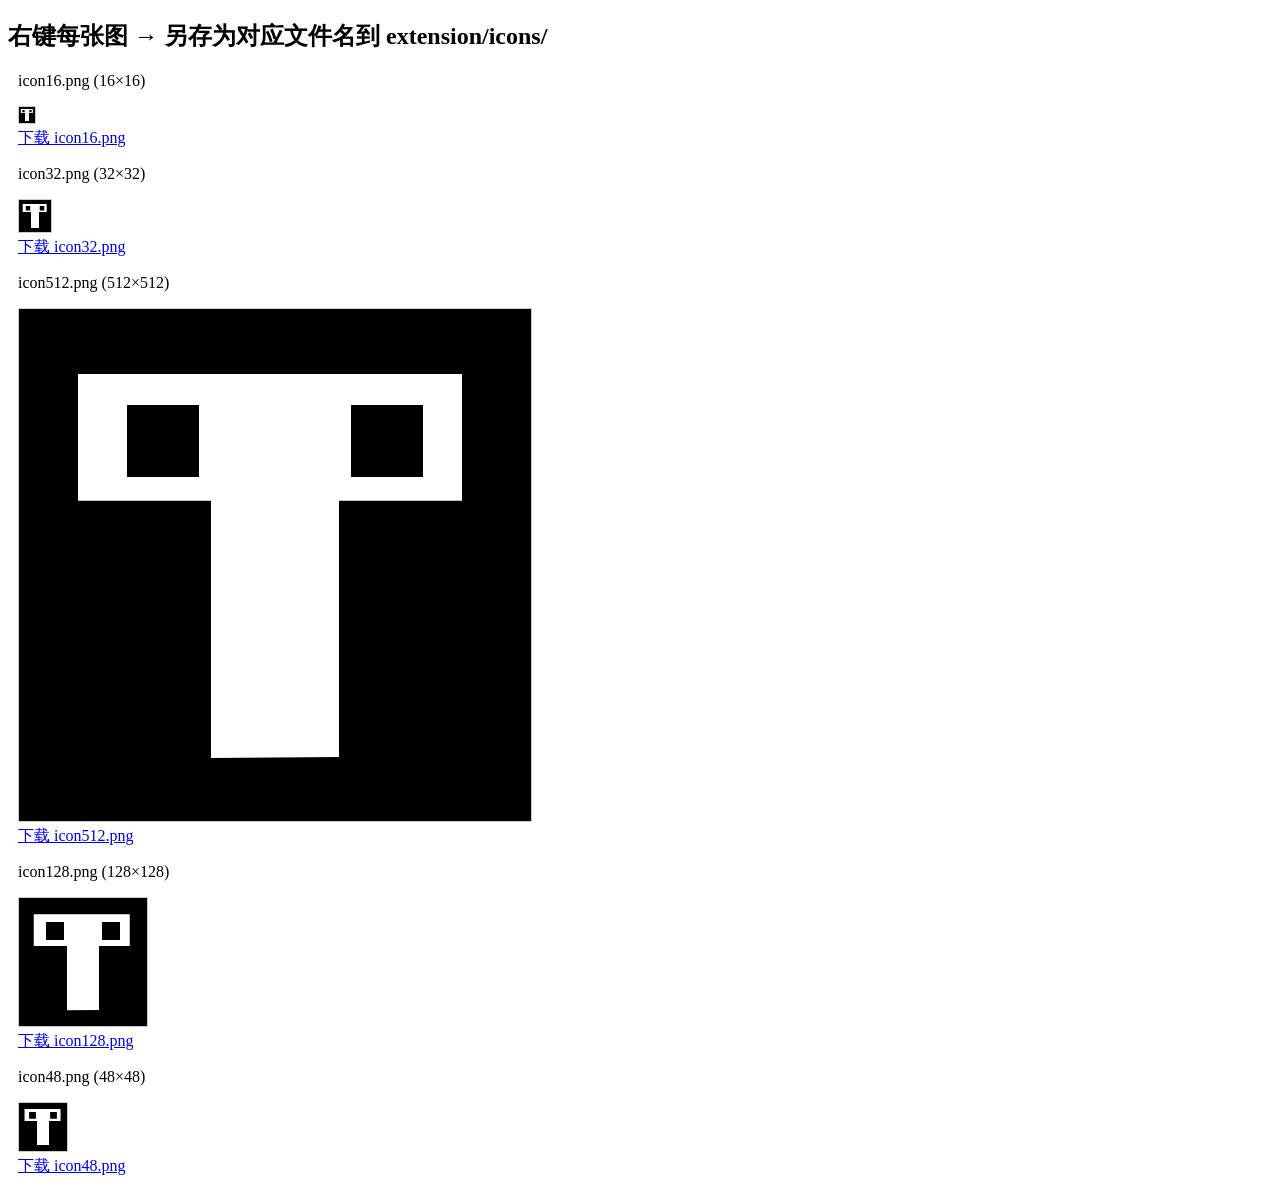
<file: 前端/generate_icons.html>
<!DOCTYPE html>
<html>
<head><title>Generate TruthNote Icons</title></head>
<body>
<h2>右键每张图 → 另存为对应文件名到 extension/icons/</h2>
<div id="output"></div>
<script>
const sizes = [16, 32, 48, 128, 512];
const svg = `<svg width="512" height="512" viewBox="0 0 512 512" fill="none" xmlns="http://www.w3.org/2000/svg">
<rect width="512" height="512" fill="black"/>
<path d="M443 65H59V191.83H192V449L320 448V191.83L443 191.83V65Z" fill="white"/>
<rect x="108" y="96" width="72" height="72" fill="black"/>
<rect x="332" y="96" width="72" height="72" fill="black"/>
</svg>`;

const blob = new Blob([svg], {type: 'image/svg+xml'});
const url = URL.createObjectURL(blob);

sizes.forEach(size => {
  const canvas = document.createElement('canvas');
  canvas.width = size;
  canvas.height = size;
  const ctx = canvas.getContext('2d');
  const img = new Image();
  img.onload = () => {
    ctx.drawImage(img, 0, 0, size, size);
    const png = canvas.toDataURL('image/png');
    const el = document.createElement('div');
    el.style.margin = '10px';
    el.innerHTML = `<p>icon${size}.png (${size}×${size})</p><img src="${png}" width="${size}" height="${size}" style="border:1px solid #ccc">
    <br><a href="${png}" download="icon${size}.png">下载 icon${size}.png</a>`;
    document.getElementById('output').appendChild(el);
  };
  img.src = url;
});
</script>
</body>
</html>
</file>
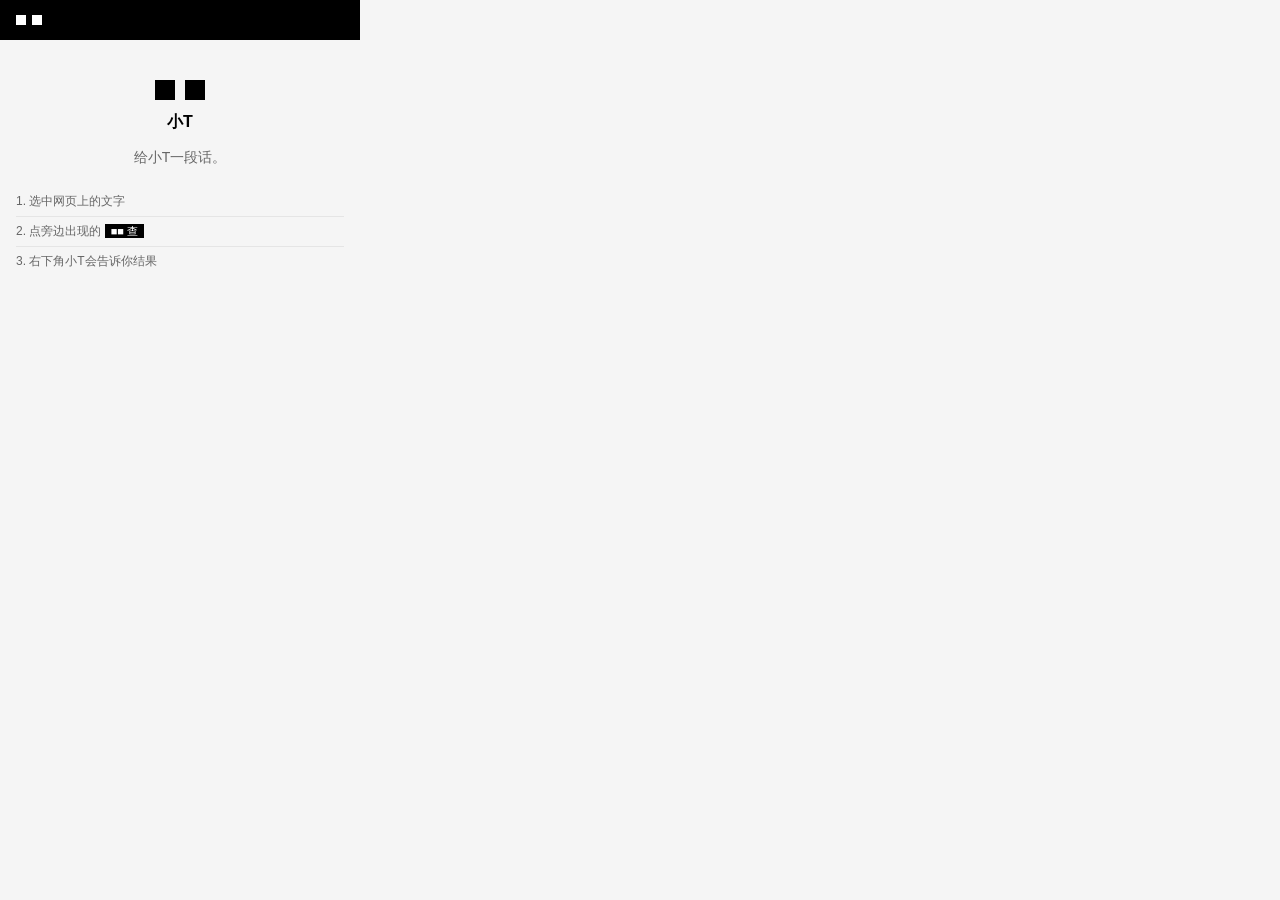
<file: 前端/extension/popup.html>
<!DOCTYPE html>
<html lang="zh-CN">
<head>
  <meta charset="UTF-8">
  <link rel="stylesheet" href="css/popup.css">
</head>
<body>
  <div class="header">
    <div class="header-eyes">
      <div class="eye"></div>
      <div class="eye"></div>
    </div>
    <span class="header-status"></span>
  </div>

  <div class="state-empty" id="stateEmpty">
    <div class="big-eyes">
      <div class="big-eye"></div>
      <div class="big-eye"></div>
    </div>
    <div class="brand-name">小T</div>
    <div class="guide-text">给小T一段话。</div>
    <div class="guide-steps">
      <div class="guide-step">1. 选中网页上的文字</div>
      <div class="guide-step">2. 点旁边出现的 <span style="background:#000;color:#fff;padding:1px 6px;font-size:11px;">■■ 查</span></div>
      <div class="guide-step">3. 右下角小T会告诉你结果</div>
    </div>
  </div>

  <div class="state-has-selection" id="stateSelection" style="display:none">
    <div class="big-eyes">
      <div class="big-eye"></div>
      <div class="big-eye"></div>
    </div>
    <div class="selected-text" id="selectedText"></div>
    <button class="btn btn--primary" id="btnCheck">查</button>
  </div>

  <script src="js/popup.js"></script>
</body>
</html>
</file>
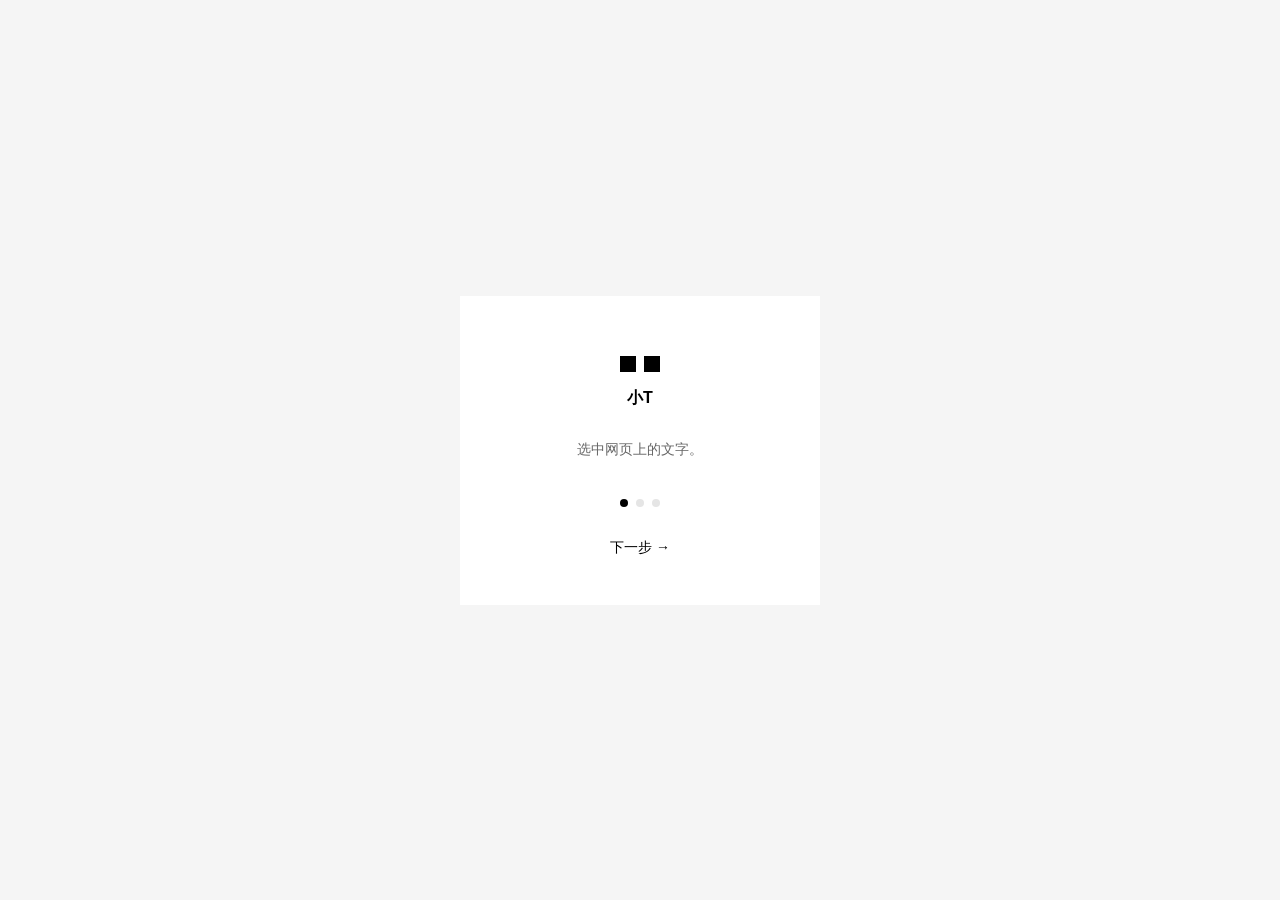
<file: 前端/extension/pages/onboarding.html>
<!DOCTYPE html>
<html lang="zh-CN">
<head>
  <meta charset="UTF-8">
  <title>小T</title>
  <style>
    * { margin: 0; padding: 0; box-sizing: border-box; }

    body {
      font-family: "Alibaba PuHuiTi", "Source Han Sans", "Microsoft YaHei", sans-serif;
      background: #F5F5F5;
      display: flex;
      align-items: center;
      justify-content: center;
      min-height: 100vh;
    }

    .onboarding {
      width: 360px;
      background: #FFFFFF;
      text-align: center;
      position: relative;
      overflow: hidden;
    }

    .slide {
      display: none;
      flex-direction: column;
      align-items: center;
      padding: 60px 32px 40px;
    }

    .slide.active {
      display: flex;
    }

    .ob-eyes {
      display: flex;
      gap: 8px;
      margin-bottom: 16px;
    }

    .ob-eye {
      width: 16px;
      height: 16px;
      background: #000000;
      animation: breathe 2s ease-in-out infinite;
    }

    @keyframes breathe {
      0%, 100% { transform: scale(1); }
      50% { transform: scale(0.95); }
    }

    .ob-name {
      font-size: 16px;
      font-weight: 600;
      margin-bottom: 32px;
    }

    .ob-text {
      font-size: 14px;
      color: #666666;
      margin-bottom: 40px;
    }

    .ob-trigger-demo {
      display: inline-flex;
      align-items: center;
      gap: 4px;
      padding: 4px 10px;
      background: #000000;
      color: #FFFFFF;
      font-size: 12px;
      margin-bottom: 32px;
    }

    .ob-trigger-eye {
      width: 6px;
      height: 6px;
      background: #FFFFFF;
    }

    .ob-dots {
      display: flex;
      gap: 8px;
      margin-bottom: 24px;
    }

    .ob-dot {
      width: 8px;
      height: 8px;
      border-radius: 50%;
      background: #E5E5E5;
    }

    .ob-dot.active {
      background: #000000;
    }

    .ob-btn {
      background: none;
      border: none;
      font-size: 14px;
      color: #000000;
      cursor: pointer;
      font-family: inherit;
      padding: 8px 16px;
    }

    .ob-btn:hover {
      opacity: 0.7;
    }

    .ob-btn-primary {
      background: #000000;
      color: #FFFFFF;
      padding: 8px 24px;
    }
  </style>
</head>
<body>
  <div class="onboarding">
    <div class="slide active" data-step="0">
      <div class="ob-eyes">
        <div class="ob-eye"></div>
        <div class="ob-eye"></div>
      </div>
      <div class="ob-name">小T</div>
      <div class="ob-text">选中网页上的文字。</div>
      <div class="ob-dots">
        <div class="ob-dot active"></div>
        <div class="ob-dot"></div>
        <div class="ob-dot"></div>
      </div>
      <button class="ob-btn" data-goto="1">下一步 →</button>
    </div>

    <div class="slide" data-step="1">
      <div class="ob-trigger-demo">
        <span class="ob-trigger-eye"></span>
        <span class="ob-trigger-eye"></span>
        <span>查</span>
      </div>
      <div class="ob-text" style="margin-top:16px">点小T。</div>
      <div class="ob-dots">
        <div class="ob-dot"></div>
        <div class="ob-dot active"></div>
        <div class="ob-dot"></div>
      </div>
      <button class="ob-btn" data-goto="2">下一步 →</button>
    </div>

    <div class="slide" data-step="2">
      <div class="ob-eyes">
        <div class="ob-eye"></div>
        <div class="ob-eye"></div>
      </div>
      <div class="ob-text" style="margin-top:16px">看结果。</div>
      <div class="ob-dots">
        <div class="ob-dot"></div>
        <div class="ob-dot"></div>
        <div class="ob-dot active"></div>
      </div>
      <button class="ob-btn ob-btn-primary" data-finish>开始用 →</button>
    </div>
  </div>

  <script src="../js/onboarding.js"></script>
</body>
</html>
</file>
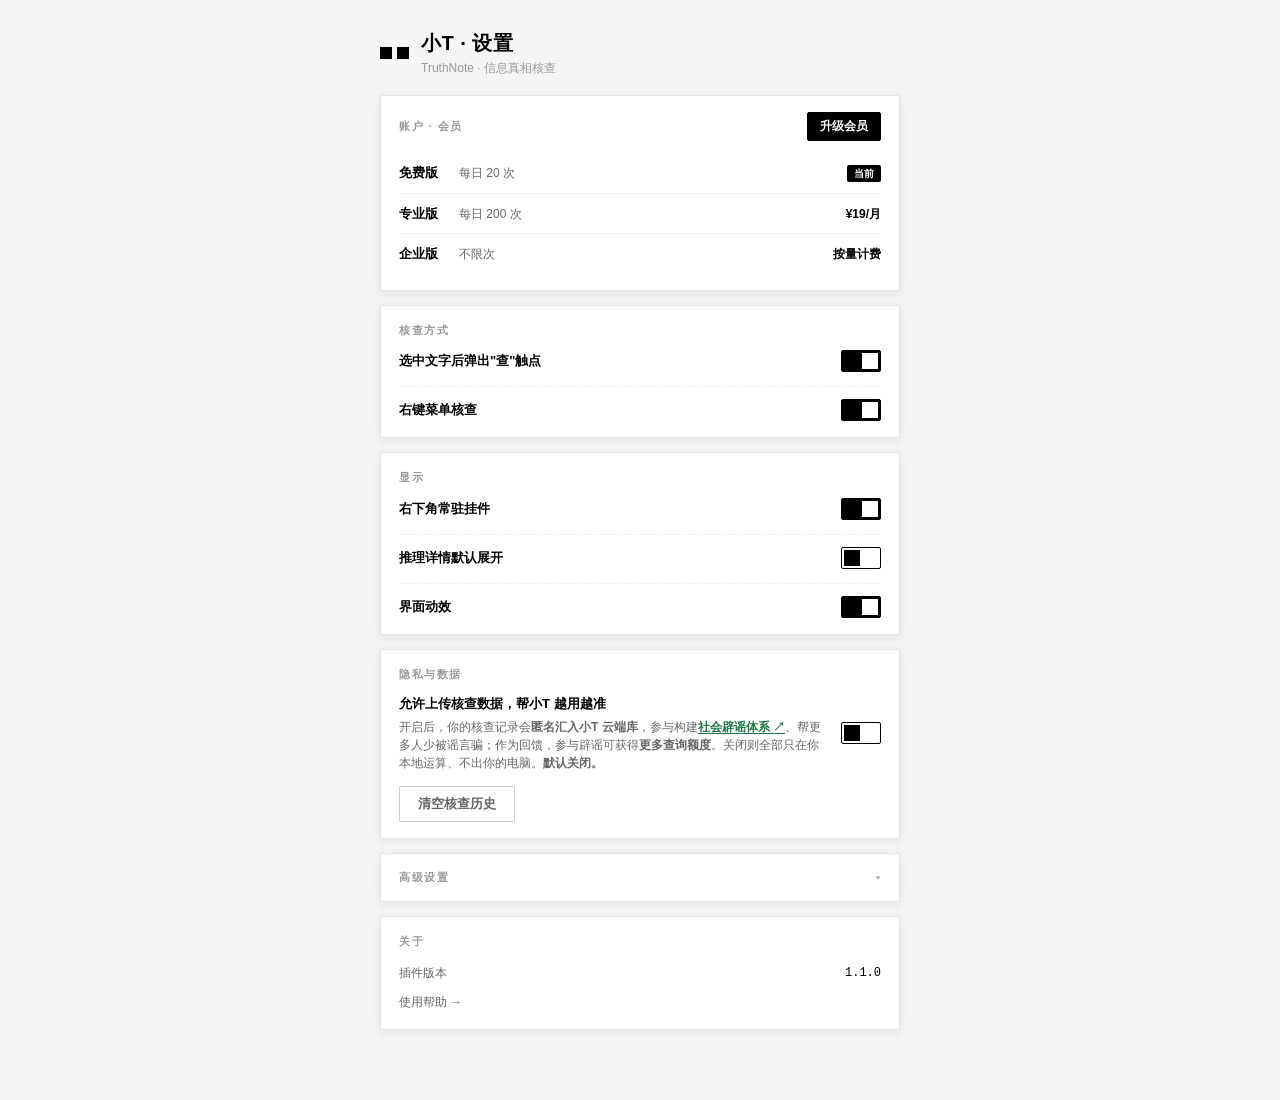
<file: 前端/extension/pages/options.html>
<!DOCTYPE html>
<html lang="zh-CN">
<head>
  <meta charset="UTF-8">
  <meta name="viewport" content="width=device-width, initial-scale=1">
  <title>TruthNote 设置 · 小T</title>
  <!-- 双击本文件(file://)即可预览界面效果；chrome.* 缺失时自动降级，不报错。 -->
  <link rel="stylesheet" href="../css/variables.css">
  <link rel="stylesheet" href="../css/options.css">
</head>
<body>
  <div class="opt-wrap">

    <header class="opt-head">
      <div class="opt-logo" aria-hidden="true"><span class="opt-eye"></span><span class="opt-eye"></span></div>
      <div class="opt-head-text">
        <h1 class="opt-h1">小T · 设置</h1>
        <p class="opt-head-sub">TruthNote · 信息真相核查</p>
      </div>
    </header>

    <!-- 账户 · 会员 -->
    <section class="opt-card">
      <div class="opt-card-head">
        <h2 class="opt-card-title">账户 · 会员</h2>
        <button class="opt-btn opt-btn--primary opt-btn--sm" id="upgradeBtn" type="button">升级会员</button>
      </div>
      <ul class="opt-tiers">
        <li class="opt-tier">
          <span class="opt-tier-name">免费版</span>
          <span class="opt-tier-desc">每日 20 次</span>
          <span class="opt-tier-tag">当前</span>
        </li>
        <li class="opt-tier">
          <span class="opt-tier-name">专业版</span>
          <span class="opt-tier-desc">每日 200 次</span>
          <span class="opt-tier-price">¥19/月</span>
        </li>
        <li class="opt-tier">
          <span class="opt-tier-name">企业版</span>
          <span class="opt-tier-desc">不限次</span>
          <span class="opt-tier-price">按量计费</span>
        </li>
      </ul>
    </section>

    <!-- 核查方式 -->
    <section class="opt-card">
      <h2 class="opt-card-title">核查方式</h2>

      <div class="opt-field opt-field--row">
        <div class="opt-field-main">
          <span class="opt-label">选中文字后弹出"查"触点</span>
        </div>
        <button class="opt-switch" id="tgSelectTrigger" type="button" role="switch" aria-checked="true" aria-label="选中弹查触点开关"><span class="opt-switch-knob"></span></button>
      </div>

      <div class="opt-field opt-field--row">
        <div class="opt-field-main">
          <span class="opt-label">右键菜单核查</span>
        </div>
        <button class="opt-switch" id="tgContextMenu" type="button" role="switch" aria-checked="true" aria-label="右键菜单核查开关"><span class="opt-switch-knob"></span></button>
      </div>
    </section>

    <!-- 显示 -->
    <section class="opt-card">
      <h2 class="opt-card-title">显示</h2>

      <div class="opt-field opt-field--row">
        <div class="opt-field-main">
          <span class="opt-label">右下角常驻挂件</span>
        </div>
        <button class="opt-switch" id="tgWidget" type="button" role="switch" aria-checked="true" aria-label="常驻挂件开关"><span class="opt-switch-knob"></span></button>
      </div>

      <div class="opt-field opt-field--row">
        <div class="opt-field-main">
          <span class="opt-label">推理详情默认展开</span>
        </div>
        <button class="opt-switch" id="tgReasoning" type="button" role="switch" aria-checked="false" aria-label="推理详情默认展开开关"><span class="opt-switch-knob"></span></button>
      </div>

      <div class="opt-field opt-field--row">
        <div class="opt-field-main">
          <span class="opt-label">界面动效</span>
        </div>
        <button class="opt-switch" id="tgMotion" type="button" role="switch" aria-checked="true" aria-label="界面动效开关"><span class="opt-switch-knob"></span></button>
      </div>
    </section>

    <!-- 隐私与数据 -->
    <section class="opt-card">
      <h2 class="opt-card-title">隐私与数据</h2>

      <div class="opt-field opt-field--row">
        <div class="opt-field-main">
          <span class="opt-label">允许上传核查数据，帮小T 越用越准</span>
          <p class="opt-hint">开启后，你的核查记录会<strong>匿名汇入小T 云端库</strong>，参与构建<a class="opt-inlink" id="boardLink" role="link" tabindex="0" aria-label="查看社会辟谣大厅">社会辟谣体系 ↗</a>、帮更多人少被谣言骗；作为回馈，参与辟谣可获得<strong>更多查询额度</strong>。关闭则全部只在你本地运算、不出你的电脑。<strong>默认关闭。</strong></p>
        </div>
        <button class="opt-switch" id="tgDataUpload" type="button" role="switch" aria-checked="false" aria-label="允许上传核查数据开关"><span class="opt-switch-knob"></span></button>
      </div>

      <div class="opt-data-actions">
        <button class="opt-btn opt-btn--ghost" id="clearBtn" type="button">清空核查历史</button>
        <span class="opt-save-flash" id="saveFlash" hidden>已清空 ✓</span>
      </div>
    </section>

    <!-- 高级设置（默认折叠：接入自己的服务与模型） -->
    <section class="opt-card">
      <button class="opt-collapse-head" id="advToggle" type="button" aria-expanded="false" aria-controls="advBody">
        <span class="opt-card-title opt-card-title--inline">高级设置</span>
        <span class="opt-collapse-icon" id="advIcon" aria-hidden="true">▾</span>
      </button>
      <div class="opt-collapse-body is-collapsed" id="advBody">
        <div class="opt-field">
          <label class="opt-label" for="cfgUrl">API 地址</label>
          <input class="opt-input" id="cfgUrl" type="text" placeholder="默认使用小T云端服务" spellcheck="false" autocomplete="off">
        </div>

        <div class="opt-field">
          <label class="opt-label" for="cfgToken">API 密钥</label>
          <div class="opt-pw">
            <input class="opt-input" id="cfgToken" type="password" placeholder="可选" spellcheck="false" autocomplete="off">
            <button class="opt-pw-toggle" id="cfgTokenReveal" type="button">显示</button>
          </div>
        </div>

        <div class="opt-grid2">
          <div class="opt-field">
            <label class="opt-label" for="cfgBaseModel">基础模型</label>
            <input class="opt-input" id="cfgBaseModel" type="text" placeholder="默认 deepseek-v4-flash" spellcheck="false" autocomplete="off">
          </div>
          <div class="opt-field">
            <label class="opt-label" for="cfgStrongModel">关键模型</label>
            <input class="opt-input" id="cfgStrongModel" type="text" placeholder="默认 qwen-max" spellcheck="false" autocomplete="off">
          </div>
        </div>
      </div>
    </section>

    <!-- 关于 -->
    <section class="opt-card">
      <h2 class="opt-card-title">关于</h2>
      <div class="opt-about-row"><span>插件版本</span><span id="feVersion">—</span></div>
      <div class="opt-links">
        <a class="opt-link" id="lnkHelp" role="button" tabindex="0">使用帮助 →</a>
      </div>
    </section>

  </div>

  <script src="../js/options.js"></script>
</body>
</html>
</file>
<file: 前端/extension/css/popup.css>
@import url('variables.css');

* {
  margin: 0;
  padding: 0;
  box-sizing: border-box;
}

body {
  width: var(--tn-popup-width);
  font-family: var(--tn-font-cn);
  font-size: var(--tn-body);
  color: var(--tn-text-primary);
  background: var(--tn-bg-page);
}

.header {
  display: flex;
  align-items: center;
  justify-content: space-between;
  padding: var(--tn-md) var(--tn-lg);
  background: var(--tn-black);
  height: 40px;
}

.header-eyes {
  display: flex;
  gap: 6px;
  align-items: center;
}

.eye {
  width: 10px;
  height: 10px;
  background: var(--tn-white);
}

.header-status {
  font-size: var(--tn-small);
  color: var(--tn-white);
  opacity: 0.8;
}

.state-empty {
  display: flex;
  flex-direction: column;
  align-items: center;
  padding: 40px var(--tn-lg) 32px;
  text-align: center;
}

.big-eyes {
  display: flex;
  gap: 10px;
  margin-bottom: var(--tn-md);
}

.big-eye {
  width: 20px;
  height: 20px;
  background: var(--tn-black);
  animation: breathe 2s ease-in-out infinite;
}

@keyframes breathe {
  0%, 100% { transform: scale(1); }
  50% { transform: scale(0.95); }
}

.brand-name {
  font-size: var(--tn-h2);
  font-weight: 600;
  margin-bottom: var(--tn-lg);
}

.guide-text {
  font-size: var(--tn-body);
  color: var(--tn-text-secondary);
  margin-bottom: var(--tn-xl);
}

.guide-steps {
  text-align: left;
  width: 100%;
}

.guide-step {
  padding: 6px 0;
  font-size: var(--tn-small);
  color: var(--tn-text-secondary);
  border-bottom: 1px solid var(--tn-border);
}

.guide-step:last-child {
  border-bottom: none;
}

/* 有选中文字时 */
.state-has-selection {
  display: flex;
  flex-direction: column;
  align-items: center;
  padding: 32px var(--tn-lg) 24px;
  text-align: center;
}

.selected-text {
  font-size: var(--tn-small);
  color: var(--tn-text-secondary);
  background: var(--tn-bg-page);
  padding: var(--tn-sm) var(--tn-md);
  margin: var(--tn-lg) 0;
  max-height: 60px;
  overflow: hidden;
  width: 100%;
  line-height: 1.5;
  border: 1px solid var(--tn-border);
}

.btn {
  border: none;
  cursor: pointer;
  font-family: var(--tn-font-cn);
  font-size: var(--tn-body);
  transition: opacity 150ms;
}

.btn:hover { opacity: 0.8; }

.btn--primary {
  background: var(--tn-black);
  color: var(--tn-white);
  padding: var(--tn-sm) 32px;
  border-radius: var(--tn-radius);
  height: 32px;
  font-size: 14px;
}

.footer-tools {
  border-top: 1px solid var(--tn-border);
  padding: 8px 12px;
  text-align: right;
}

.btn-link {
  background: none;
  border: none;
  color: #888;
  font-size: 11px;
  font-family: inherit;
  cursor: pointer;
  text-decoration: underline;
  padding: 2px 4px;
}

.btn-link:hover { color: #000; }
</file>
<file: 前端/extension/css/variables.css>
:root {
  --tn-black: #000000;
  --tn-white: #FFFFFF;

  --tn-true: #3ECF72;
  --tn-false: #F43939;
  --tn-unverified: #FFB020;
  --tn-true-bg: #E8F8ED;
  --tn-false-bg: #FDE8E8;
  --tn-unverified-bg: #FFF3DB;

  --tn-bg-page: #F5F5F5;
  --tn-bg-card: #FFFFFF;
  --tn-text-primary: #000000;
  --tn-text-secondary: #666666;
  --tn-text-tertiary: #999999;
  --tn-border: #E5E5E5;
  --tn-info: #4A90D9;

  --tn-xs: 4px;
  --tn-sm: 8px;
  --tn-md: 12px;
  --tn-lg: 16px;
  --tn-xl: 20px;
  --tn-2xl: 24px;
  --tn-3xl: 32px;

  --tn-radius: 2px;
  --tn-radius-none: 0px;

  --tn-font-cn: "Alibaba PuHuiTi", "Source Han Sans", "Microsoft YaHei", sans-serif;
  --tn-font-en: "Inter", "SF Pro", sans-serif;
  --tn-font-mono: "JetBrains Mono", "Menlo", "Consolas", monospace;

  --tn-h1: 20px;
  --tn-h2: 16px;
  --tn-body: 14px;
  --tn-small: 12px;
  --tn-tag: 11px;

  --tn-popup-width: 360px;
  --tn-popup-max-height: 560px;
  --tn-float-width: 320px;
  --tn-float-max-height: 400px;
  --tn-sidebar-width: 280px;

  --tn-claim-line-width: 3px;
  --tn-claim-padding: 12px;
  --tn-claim-gap: 8px;

  --tn-annotate-line-width: 2px;
  --tn-annotate-bg-opacity: 0.04;

  --tn-shadow-card: 0 2px 8px rgba(0,0,0,0.08);
  --tn-shadow-float: 0 4px 16px rgba(0,0,0,0.12);
  --tn-shadow-sidebar: -4px 0 16px rgba(0,0,0,0.1);

  --tn-ease-out: cubic-bezier(0.0, 0.0, 0.2, 1);
  --tn-duration-fast: 150ms;
  --tn-duration-normal: 200ms;
  --tn-duration-slow: 300ms;
}
</file>
<file: 前端/extension/css/options.css>
/* ============================================================
   TruthNote 设置页 options.css
   品牌：纯矩形 / 直角(2px) / 黑白主色 + 三色判定（沿用 variables.css）
   形态：纯消费级——只样式化实际在用的元素（核查方式/显示/隐私/关于 + 开关）。
   ============================================================ */

* { box-sizing: border-box; }

body {
  margin: 0;
  background: var(--tn-bg-page, #F5F5F5);
  color: var(--tn-text-primary, #000);
  font-family: var(--tn-font-cn, "Microsoft YaHei", sans-serif);
  font-size: 14px;
  line-height: 1.5;
  -webkit-font-smoothing: antialiased;
}

.opt-wrap {
  max-width: 560px;
  margin: 0 auto;
  padding: 28px 20px 56px;
}

/* ===== 头部 ===== */
.opt-head {
  display: flex;
  align-items: center;
  gap: 12px;
  margin-bottom: 18px;
}
.opt-logo { display: flex; gap: 5px; }
.opt-eye {
  width: 12px;
  height: 12px;
  background: #000;
  display: block;
  animation: opt-blink 4.2s ease-in-out infinite;
}
.opt-eye:nth-child(2) { animation-delay: 0.15s; }
@keyframes opt-blink {
  0%, 92%, 100% { transform: scaleY(1); }
  95% { transform: scaleY(0.15); }
}
.opt-h1 { font-size: 20px; font-weight: 700; margin: 0; letter-spacing: 0.5px; }
.opt-head-sub { margin: 1px 0 0; font-size: 12px; color: var(--tn-text-tertiary, #999); }

/* ===== 卡片 ===== */
.opt-card {
  background: var(--tn-bg-card, #fff);
  border: 1px solid var(--tn-border, #E5E5E5);
  border-radius: var(--tn-radius, 2px);
  padding: 16px 18px;
  margin-bottom: 14px;
  box-shadow: var(--tn-shadow-card, 0 2px 8px rgba(0,0,0,0.06));
}
/* 区块标题 = 分组眉标：小一号 + 灰 + 加字距，跟正文(13px 粗黑设置项)拉开层级 */
.opt-card-title {
  font-size: 11px;
  font-weight: 700;
  color: var(--tn-text-tertiary, #999);
  letter-spacing: 1.5px;
  margin: 0 0 12px;
}
.opt-card-title--inline { margin: 0; }

/* ===== 字段 ===== */
.opt-field { margin-bottom: 14px; }
.opt-field:last-child { margin-bottom: 0; }
.opt-label { display: block; font-size: 13px; font-weight: 600; color: #000; margin-bottom: 3px; }
.opt-hint { margin: 0 0 7px; font-size: 12px; color: var(--tn-text-secondary, #666); line-height: 1.5; }

/* ===== 行式字段（开关）===== */
.opt-field--row {
  display: flex;
  align-items: center;
  gap: 12px;
  padding-top: 12px;
  border-top: 1px dashed #EEE;
}
.opt-field-main { flex: 1; }
/* 标签下边距归零 → 无描述的开关行里标签与开关真正垂直居中（描述间距由 hint 的上边距给） */
.opt-field-main .opt-label { margin-bottom: 0; }
.opt-field-main .opt-hint { margin: 4px 0 0; }
/* 卡片标题后的第一行不要顶部虚线（虚线只作设置项之间的分隔） */
.opt-card-title + .opt-field--row { border-top: none; padding-top: 0; }

/* ===== 开关（矩形，遵循直角品牌）===== */
.opt-switch {
  position: relative;
  flex-shrink: 0;
  width: 40px;
  height: 22px;
  border: 1px solid #000;
  background: #fff;
  border-radius: var(--tn-radius, 2px);
  cursor: pointer;
  padding: 0;
  transition: background 200ms ease;
}
.opt-switch-knob {
  position: absolute;
  top: 2px;
  left: 2px;
  width: 16px;
  height: 16px;
  background: #000;
  transition: transform 200ms var(--tn-ease-out, cubic-bezier(0,0,0.2,1));
}
.opt-switch.is-on { background: #000; }
.opt-switch.is-on .opt-switch-knob { background: #fff; transform: translateX(18px); }

/* ===== 按钮 ===== */
.opt-btn {
  font-family: inherit;
  font-size: 13px;
  font-weight: 600;
  padding: 8px 18px;
  border: 1px solid #000;
  border-radius: var(--tn-radius, 2px);
  background: #fff;
  color: #000;
  cursor: pointer;
  transition: background 150ms ease, color 150ms ease, transform 100ms ease;
}
.opt-btn:hover { background: #000; color: #fff; }
.opt-btn:active { transform: scale(0.97); }
.opt-btn--primary { background: #000; color: #fff; }
.opt-btn--primary:hover { background: #222; color: #fff; }
.opt-btn--ghost { border-color: #CCC; color: #666; }
.opt-btn--ghost:hover { background: #666; color: #fff; border-color: #666; }

/* ===== 账户 · 会员 ===== */
/* 卡片标题行：标题左、操作按钮右 */
.opt-card-head {
  display: flex;
  align-items: center;
  justify-content: space-between;
  gap: 12px;
  margin-bottom: 12px;
}
.opt-card-head .opt-card-title { margin: 0; }
.opt-btn--sm { padding: 5px 12px; font-size: 12px; }
.opt-tiers { list-style: none; margin: 0; padding: 0; }
/* 三列对齐：名称(定宽) | 特性(撑满) | 价格/当前(右对齐成一列) */
.opt-tier {
  display: flex;
  align-items: baseline;
  gap: 12px;
  padding: 10px 0;
  border-bottom: 1px solid #F2F2F2;
}
.opt-tier:last-child { border-bottom: none; }
.opt-tier-name { flex-shrink: 0; width: 48px; font-size: 13px; font-weight: 600; color: #000; }
.opt-tier-desc { flex: 1; min-width: 0; font-size: 12px; color: var(--tn-text-secondary, #666); }
.opt-tier-price { flex-shrink: 0; font-size: 12px; font-weight: 600; color: #000; }
.opt-tier-tag {
  flex-shrink: 0;
  font-size: 10px;
  font-weight: 600;
  color: #fff;
  background: #000;
  padding: 1px 7px;
  border-radius: var(--tn-radius, 2px);
}
.opt-btn--ghost.is-armed { border-color: var(--tn-false, #F43939); color: var(--tn-false, #F43939); }
.opt-btn--ghost.is-armed:hover { background: var(--tn-false, #F43939); color: #fff; }

/* 隐私说明里「社会辟谣体系」内联索引 → 打开真相公示墙（闭环库入口）。保留 strong 级强调 + 明确可点 */
.opt-inlink {
  color: #1F7A45;
  font-weight: 700;
  text-decoration: underline;
  text-underline-offset: 2px;
  cursor: pointer;
}
.opt-inlink:hover { color: #145C33; }
.opt-inlink:focus-visible { outline: 2px solid rgba(31,122,69,0.4); outline-offset: 2px; }

/* 清空历史等数据动作行 */
.opt-data-actions { display: flex; align-items: center; gap: 12px; }
.opt-save-flash {
  font-size: 13px;
  font-weight: 600;
  color: #1F7A45;
}
.opt-save-flash.is-show { animation: opt-flash 1.6s ease forwards; }
@keyframes opt-flash {
  0% { opacity: 0; transform: translateX(-4px); }
  15% { opacity: 1; transform: translateX(0); }
  75% { opacity: 1; }
  100% { opacity: 0; }
}

/* ===== 关于 ===== */
.opt-about-row {
  display: flex;
  justify-content: space-between;
  font-size: 12px;
  color: var(--tn-text-secondary, #666);
  padding: 3px 0;
}
.opt-about-row span:last-child {
  font-family: var(--tn-font-mono, monospace);
  color: #000;
}
.opt-links { display: flex; gap: 16px; padding: 8px 0 2px; }
.opt-link {
  font-size: 12px;
  color: var(--tn-text-secondary, #666);
  text-decoration: none;
  cursor: pointer;
}
.opt-link:hover { color: #000; text-decoration: underline; }

/* ===== 高级设置：折叠 + 服务配置输入 ===== */
.opt-collapse-head {
  display: flex;
  align-items: center;
  justify-content: space-between;
  width: 100%;
  padding: 0;
  border: none;
  background: none;
  cursor: pointer;
  font-family: inherit;
  text-align: left;
}
.opt-collapse-icon { font-size: 12px; color: var(--tn-text-tertiary, #999); }
.opt-collapse-body { margin-top: 14px; }
.opt-collapse-body.is-collapsed { display: none; }

.opt-input {
  width: 100%;
  font-family: inherit;
  font-size: 13px;
  color: #000;
  padding: 8px 10px;
  border: 1px solid var(--tn-border, #E5E5E5);
  border-radius: var(--tn-radius, 2px);
  background: #fff;
  transition: border-color 150ms ease, box-shadow 150ms ease;
}
.opt-input:focus {
  outline: none;
  border-color: #000;
  box-shadow: 0 0 0 2px rgba(0,0,0,0.06);
}
.opt-grid2 { display: grid; grid-template-columns: 1fr 1fr; gap: 12px; }

.opt-pw { position: relative; display: flex; align-items: center; }
.opt-pw .opt-input { padding-right: 56px; }
.opt-pw-toggle {
  position: absolute;
  right: 6px;
  font-family: inherit;
  font-size: 12px;
  color: var(--tn-text-secondary, #666);
  background: none;
  border: none;
  cursor: pointer;
  padding: 4px 6px;
}
.opt-pw-toggle:hover { color: #000; text-decoration: underline; }
</file>
